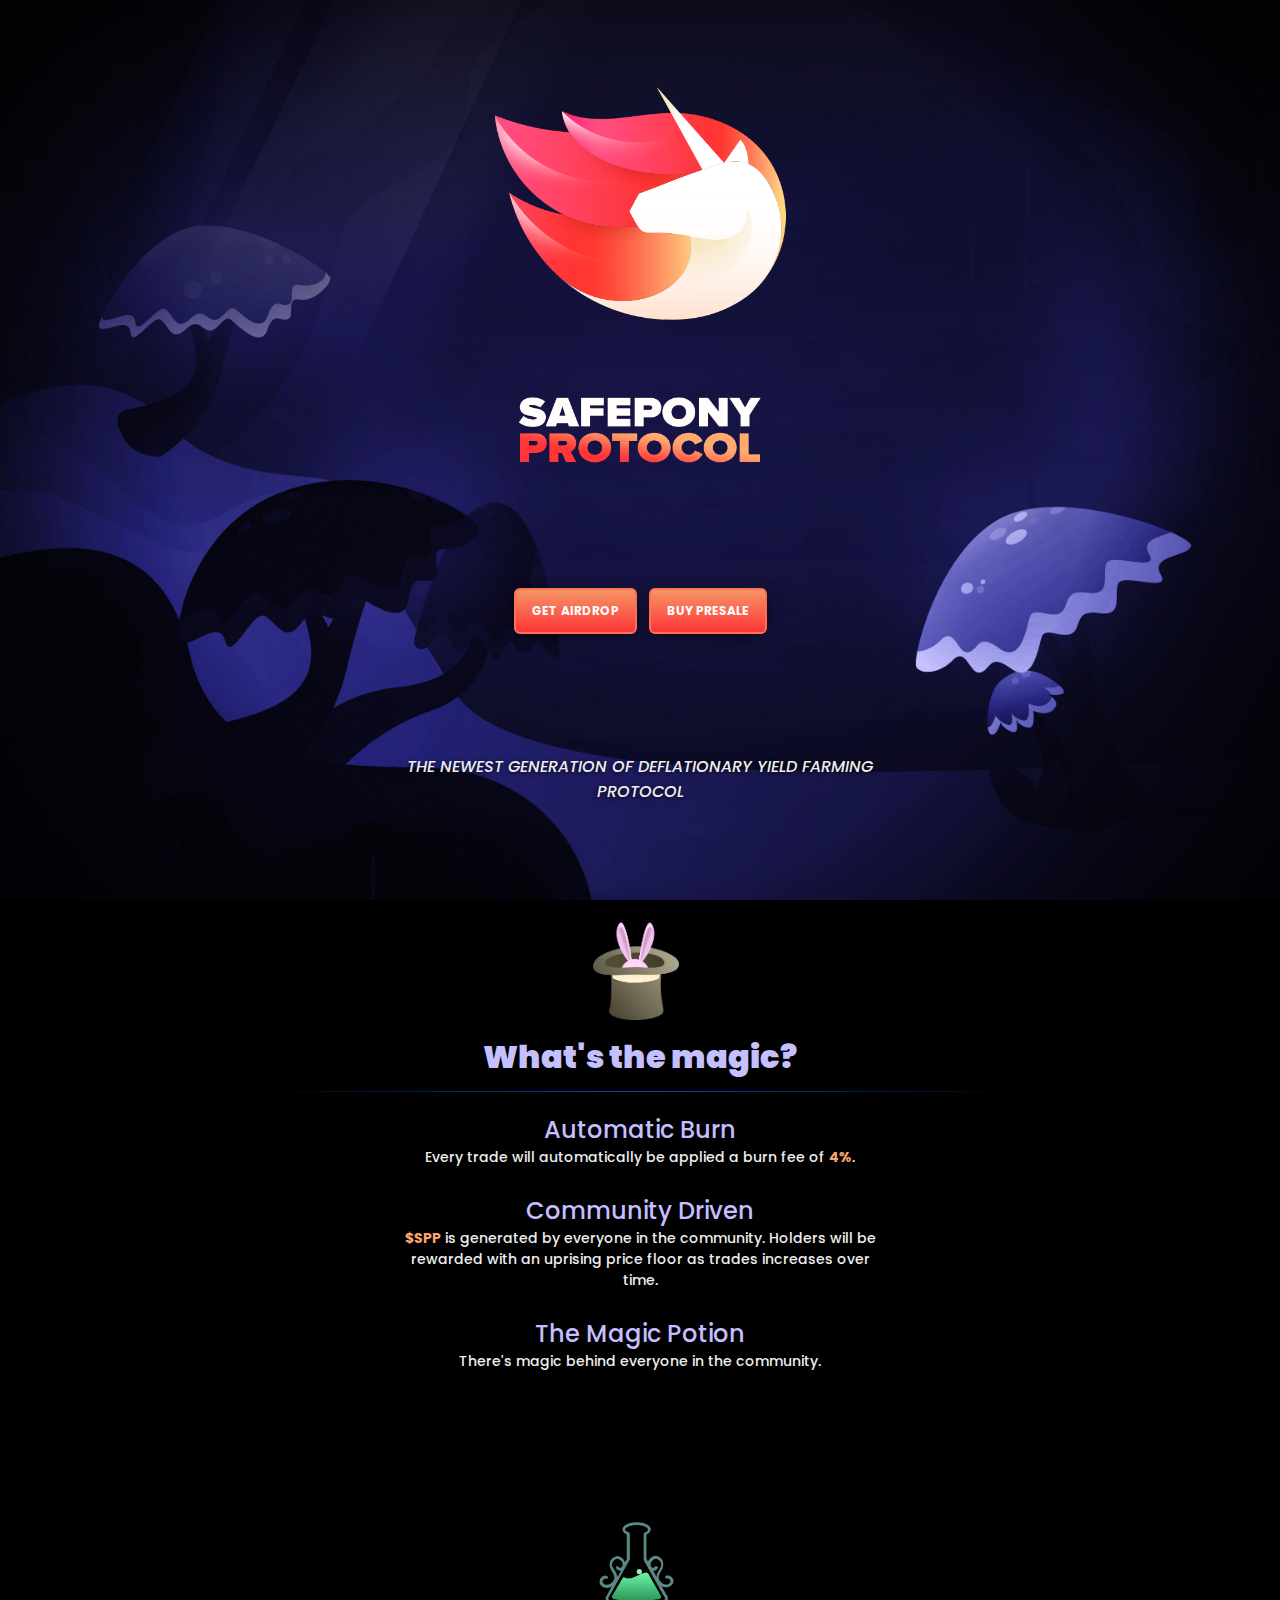
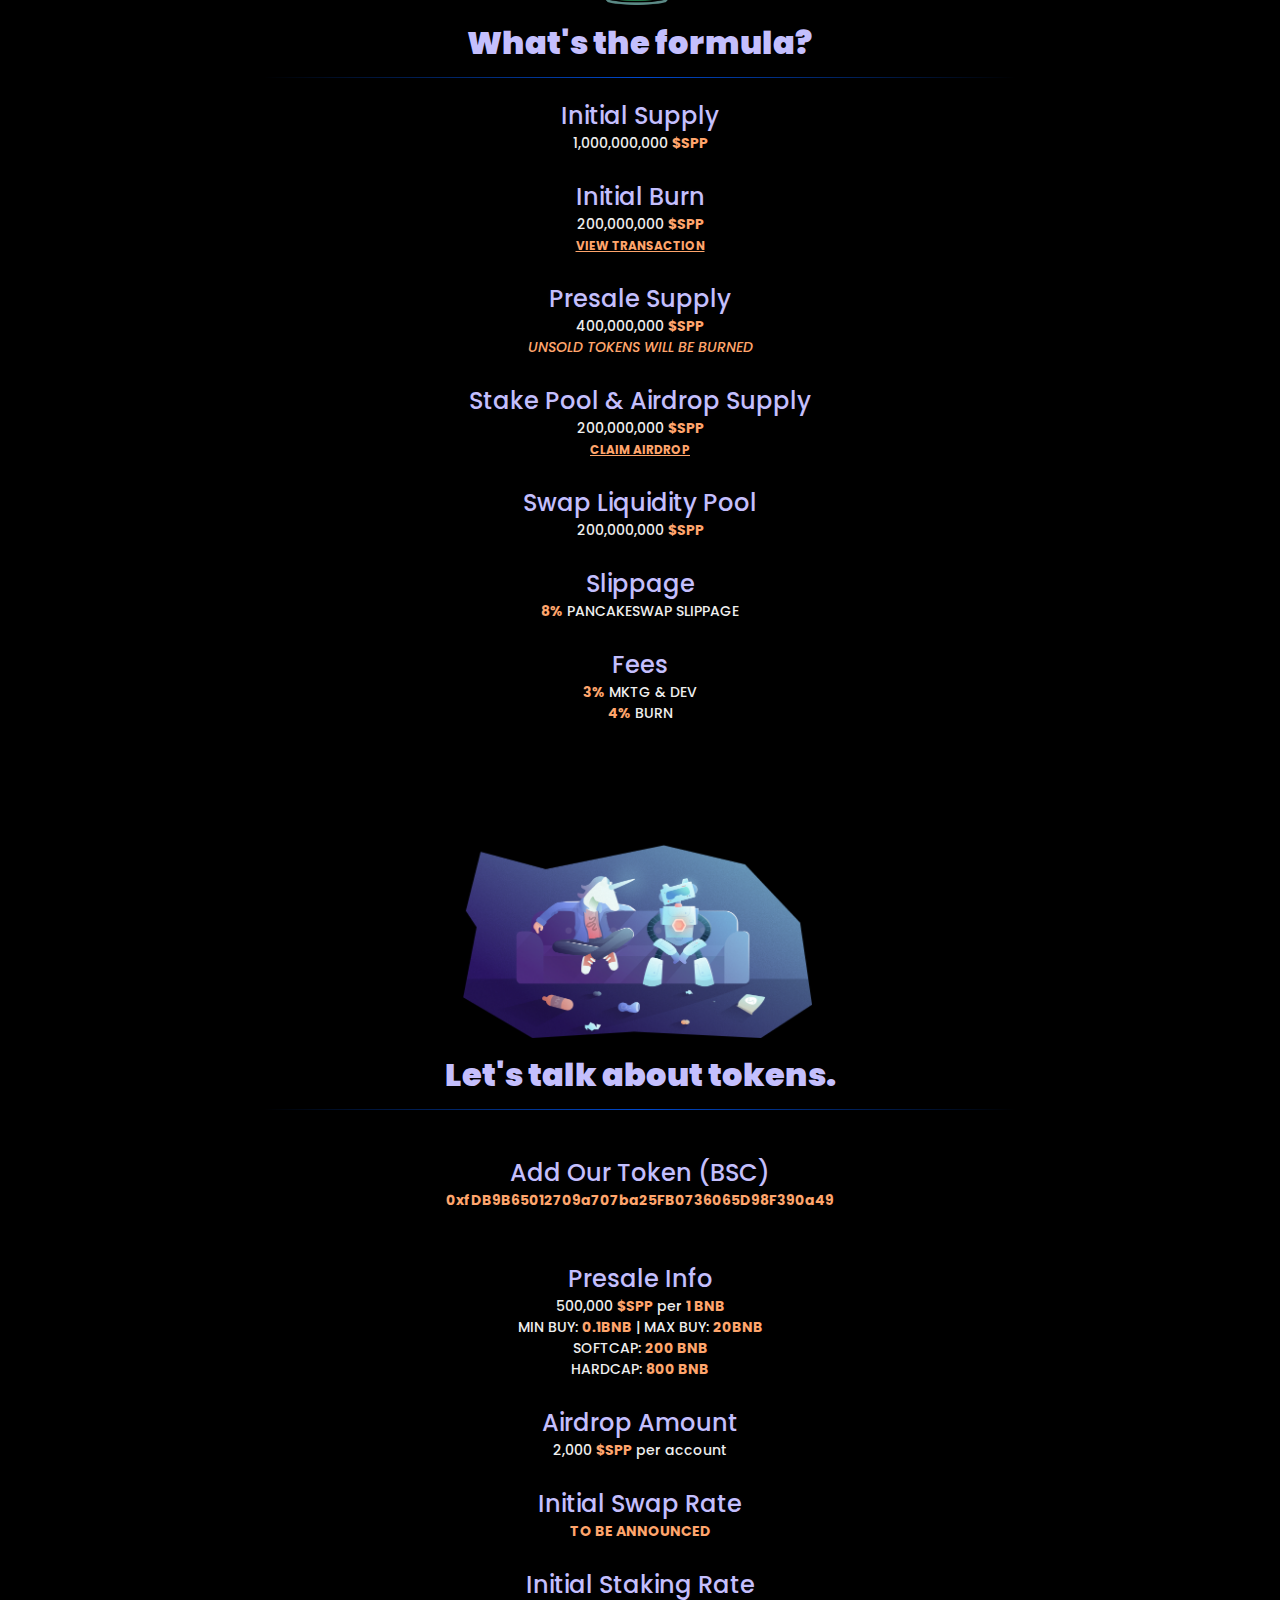
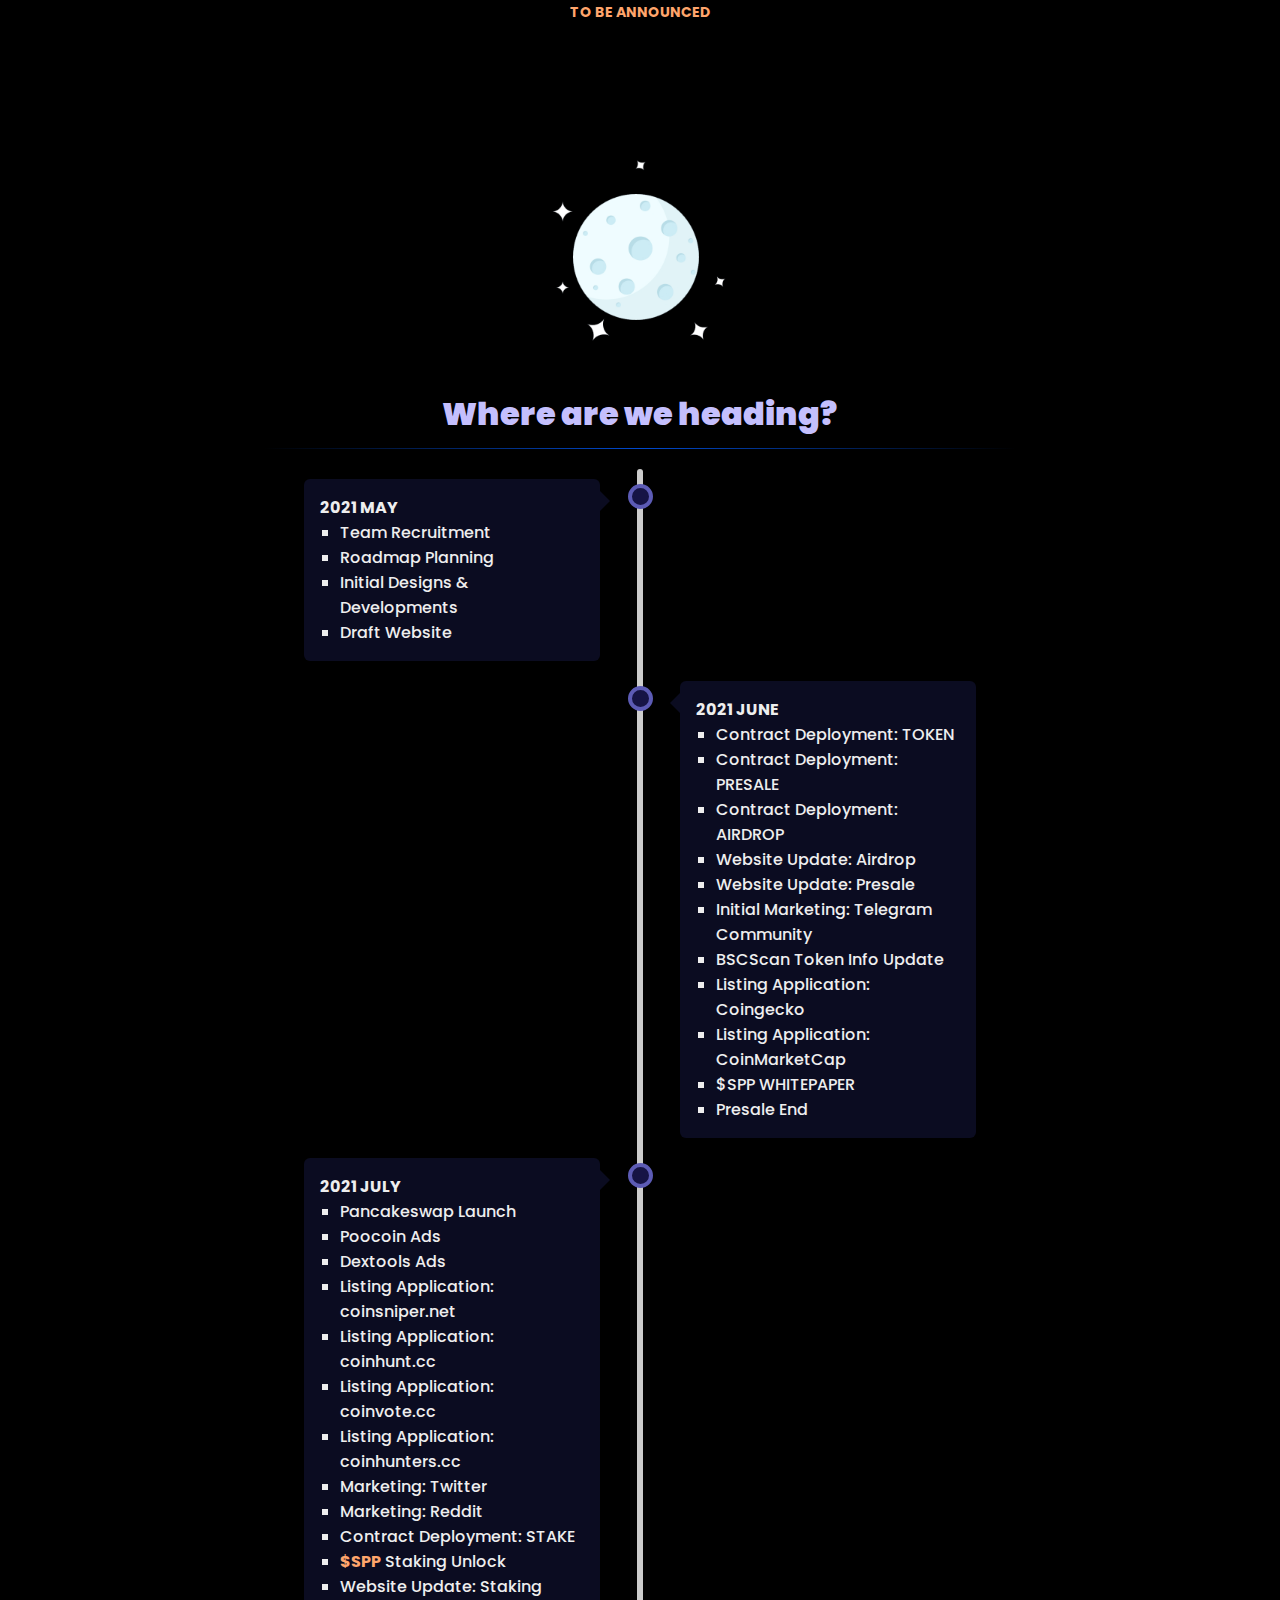
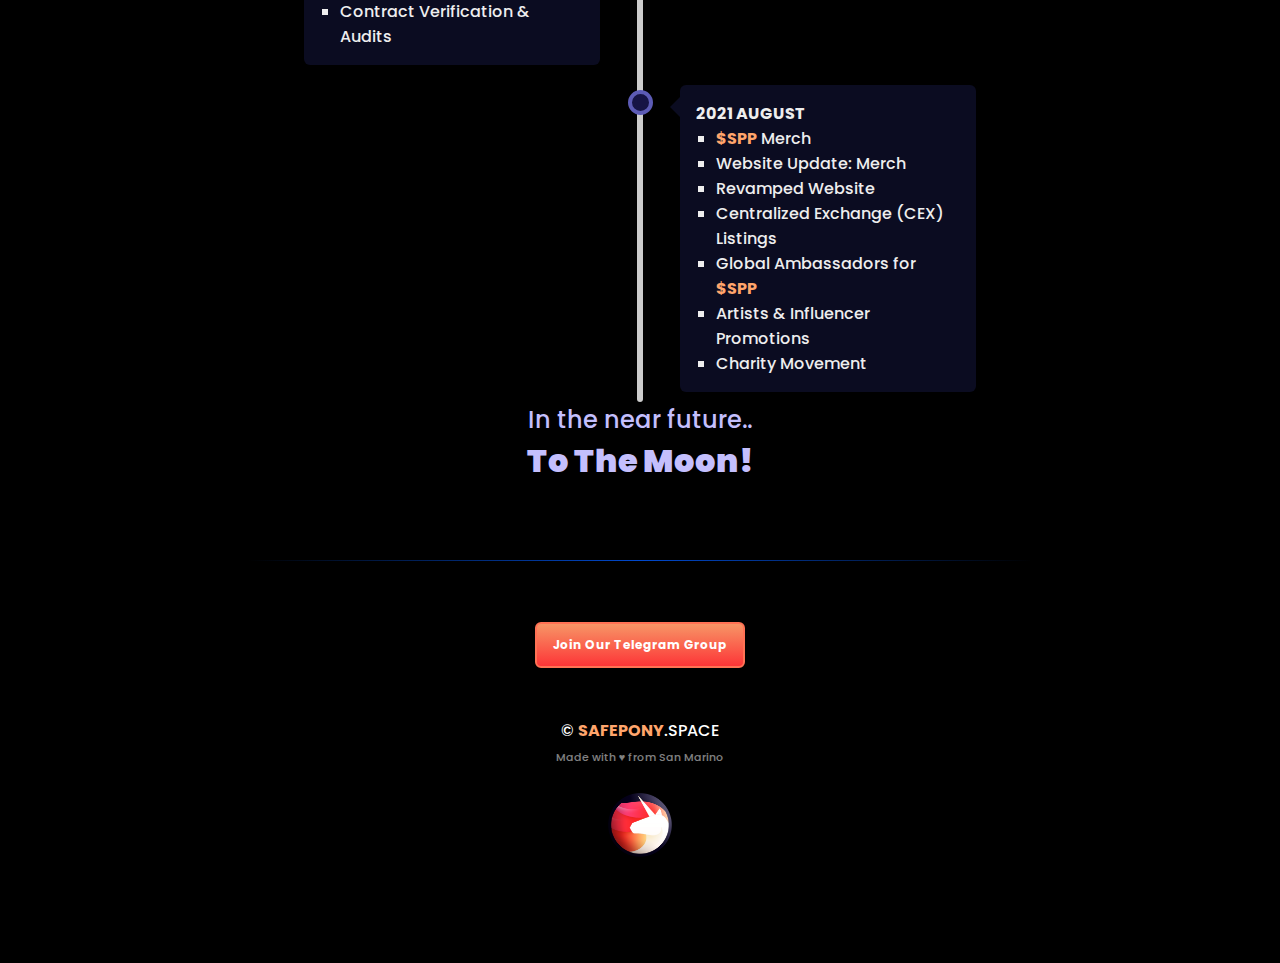
<file: index.html>
<!doctype html>
<html lang="en-us">
<head>
<!-- Global site tag (gtag.js) - Google Analytics -->
<script async src="https://www.googletagmanager.com/gtag/js?id=G-4XTMN7ZCYP"></script>
<script>
  window.dataLayer = window.dataLayer || [];
  function gtag(){dataLayer.push(arguments);}
  gtag('js', new Date());

  gtag('config', 'G-4XTMN7ZCYP');
</script>
<link rel="icon" href="favicon.ico">
<link rel="apple-touch-icon" sizes="180x180" href="apple-touch-icon.png">
<link rel="icon" type="image/png" sizes="32x32" href="favicon-32x32.png">
<link rel="icon" type="image/png" sizes="16x16" href="favicon-16x16.png">
<link rel="manifest" href="site.webmanifest">
<meta charset="utf-8">
<meta name="viewport" content="width=device-width, initial-scale=1.0, maximum-scale=1.0, user-scalable=no">
<meta name="author" content="$SPP">
<meta name="description" content="The newest generation of deflationary yield farming protocol." />
<meta name="twitter:card" value="summary_large_image">
<meta property="og:title" content="The newest generation of deflationary yield farming protocol." />
<meta property="og:type" content="article" />
<meta property="og:url" content="https://safepony.space/" />
<meta property="og:image" content="https://safepony.space/social.png" />
<meta property="og:description" content="The newest generation of deflationary yield farming protocol." />
<title>$SPP</title>
<link rel="stylesheet" href="fonts/import.css">
<link rel="stylesheet" href="css/reset.css">
<link rel="stylesheet" href="css/custom.css?v=1">
</head>
<body>
<div>

    <header id="header">
        <div class="container">
            <img src="images/icon.png">
            <!--a href="#">STAKE</a-->
            <a href="https://safepony.space/presale">PRESALE</a>
            <a href="https://safepony.space/airdrop">AIRDROP</a>
        </div>
    </header>

	<div id="hero" class="container">
		<img src="images/hero.png">
	</div>
	
	<div class="container">
        <div class="sub" style="text-align: center; margin-bottom: 64px">
			<a button href="https://safepony.space/airdrop">GET AIRDROP</a>
			<a button href="https://safepony.space/presale">BUY PRESALE</a>
			<!--a button href="https://stake.safepony.space">STAKE</a>
			<a button disabled href="https://exchange.pancakeswap.finance/#/swap?outputCurrency=0xfDB9B65012709a707ba25FB0736065D98F390a49')">SWAP</a>
        	<!--h5>Set Slippage: 8-10%</h5-->
		</div>
    </div>
	
	<div class="container">
		<div class="sub">
			<h2>The newest generation of deflationary yield farming protocol</h2>
        </div>
    </div>
    <div class="container">
		<div class="sub">
			<h1>
                <img src="images/rabbit.gif" style="height: 160px">
                <br>
                What's the magic?
            </h1>
            <hr>
			<h6>Automatic Burn</h6>
			<h5>Every trade will automatically be applied a burn fee of <b>4%</b>.</h5>
			<br>
			<h6>Community Driven</h6>
			<h5><b>$SPP</b> is generated by everyone in the community. Holders will be rewarded with an uprising price floor as trades increases over time.</h5>
			<br>
			<h6>The Magic Potion</h6>
			<h5>There's magic behind everyone in the community.</h5>
        </div>
    </div>
    <br><br>
    <div class="container">
		<div class="sub">
			<h1>
                <img src="images/potion.gif" style="height: 120px">
                <br>
                What's the formula?
            </h1>
            <hr>
			<h6>Initial Supply</h6>
			<h5>1,000,000,000 <b>$SPP</b></h5>
			<br>
			<h6>Initial Burn</h6>
			<h5>200,000,000 <b>$SPP</b></h5>
            <h5><small><a href="https://bscscan.com/tx/0x508d44ab2a64602ac19b6c0bfe688c7882095e9029e6858333796d5f9e5ab94c">VIEW TRANSACTION</a></small></h5>
			<br>
			<h6>Presale Supply</h6>
			<h5>400,000,000 <b>$SPP</b></h5>
            <h5><b><i>UNSOLD TOKENS WILL BE BURNED</i></b></h5>
			<br>
			<h6>Stake Pool &amp; Airdrop Supply</h6>
			<h5>200,000,000 <b>$SPP</b></h5>
            <h5><small><a href="https://safepony.space/airdrop">CLAIM AIRDROP</a></small></h5>
			<br>
			<h6>Swap Liquidity Pool</h6>
			<h5>200,000,000 <b>$SPP</b></h5>
			<br>
			<h6>Slippage</h6>
			<h5><b>8%</b> PANCAKESWAP SLIPPAGE</h5>
			<br>
			<h6>Fees</h6>
			<h5><b>3%</b> MKTG &amp; DEV</h5>
			<h5><b>4%</b> BURN</h5>
        </div>
    </div>
    <br><br>
    <div class="container">
		<div class="sub">
			<h1>
                <img src="images/crypto.png" style="height: 200px">
                <br>
                Let's talk about tokens.
            </h1>
            <hr>
            <br>
            <h6>Add Our Token (BSC)</h6>
            <h5><b>0xfDB9B65012709a707ba25FB0736065D98F390a49</b></h5>
            <br>
            <br>
            <h6>Presale Info<h6>
            <h5>500,000 <b>$SPP</b> per <b>1 BNB</b></h5>
            <h5>MIN BUY: <b>0.1BNB</b> | MAX BUY: <b>20BNB</b></h5>
            <h5>SOFTCAP: <b>200 BNB</b></h5>
            <h5>HARDCAP: <b>800 BNB</b></h5>
            <br>
            <h6>Airdrop Amount</h6>
            <h5>2,000 <b>$SPP</b> per account</h5>
            <!--h5><small><a href="#">VIEW CONTRACT</a></small></h5-->
            <br>
            <h6>Initial Swap Rate</h6>
            <h5><b>TO BE ANNOUNCED</b></h5>
            <!--h5><small><a href="#">TRADE ON PANCAKESWAP</a></small></h5-->
            <br>
            <h6>Initial Staking Rate</h6>
            <h5><b>TO BE ANNOUNCED</b></h5>
        </div>
    </div>
    <br><br>
    <div class="container">
		<div class="sub">
			<h1>
                <img src="images/moon.png" style="height: 240px">
                <br>
                Where are we heading?
            </h1>
            <hr>
            
            <div class="timeline">
                <div class="tcontainer left">
                    <div class="content">
                        <h3>2021 May</h3>
                        <ul>
                            <li>Team Recruitment</li>
                            <li>Roadmap Planning</li>
                            <li>Initial Designs &amp; Developments</li>
                            <li>Draft Website</li>
                        </ul>
                    </div>
                </div>
                <div class="tcontainer right">
                    <div class="content">
                        <h3>2021 June</h3>
                        <ul>
                            <li>Contract Deployment: TOKEN</li>
                            <li>Contract Deployment: PRESALE</li>
                            <li>Contract Deployment: AIRDROP</li>
                            <li>Website Update: Airdrop</li>
                            <li>Website Update: Presale</li>
                            <li>Initial Marketing: Telegram Community</li>
                            <li>BSCScan Token Info Update</li>
                            <li>Listing Application: Coingecko</li>
                            <li>Listing Application: CoinMarketCap</li>
                            <li>$SPP WHITEPAPER</li>
                            <li>Presale End</li>
                        </ul>
                    </div>
                </div>
                <div class="tcontainer left">
                    <div class="content">
                        <h3>2021 July</h3>
                        <ul>
                            <li>Pancakeswap Launch</li>
                            <li>Poocoin Ads</li>
                            <li>Dextools Ads</li>
                            <li>Listing Application: coinsniper.net</li>
                            <li>Listing Application: coinhunt.cc</li>
                            <li>Listing Application: coinvote.cc</li>
                            <li>Listing Application: coinhunters.cc</li>
                            <li>Marketing: Twitter</li>
                            <li>Marketing: Reddit</li>
                            <li>Contract Deployment: STAKE</li>
                            <li><b>$SPP</b> Staking Unlock</li>
                            <li>Website Update: Staking</li>
                            <li>Contract Verification &amp; Audits</li>
                        </ul>
                    </div>
                </div>
                <div class="tcontainer right">
                    <div class="content">
                        <h3>2021 August</h3>
                        <ul>
                            <li><b>$SPP</b> Merch</li>
                            <li>Website Update: Merch</li>
                            <li>Revamped Website</li>
                            <li>Centralized Exchange (CEX) Listings</li>
                            <li>Global Ambassadors for <b>$SPP</b></li>
                            <li>Artists &amp; Influencer Promotions</li>
                            <li>Charity Movement</li>
                        </ul>
                    </div>
                </div>
            </div>
            
            <h6>In the near future..</h6>
            <h5>
            <h1>To The Moon!<h1>
            
        </div>
    </div>

	<div class="container" style="Box-shadow: none; border: none; background: none; backdrop-filter: none !important; color: #fff; text-align: center">
		<br>
        <hr>
        <br>
        <a href="https://t.me/safeponybsc" button>Join Our Telegram Group</a>
        <br>
        <br>
        <br>
		&copy; <b>SAFEPONY</b>.SPACE
		<br>
		<small style="opacity: 0.5; zoom: 0.8">Made with &hearts; from San Marino</small>
		<br>
		<br>
		<img src="images/icon.png" style="width: 64px">
		<br>
		<br>
		<br>
		<br>
	</div>
	
</div>
<script>
window.onscroll = function() {scrollFunction()};
function scrollFunction() {
    if (document.body.scrollTop > 600 || document.documentElement.scrollTop > 600) {
        document.getElementById("header").classList.add("shown");
    } else {
        document.getElementById("header").classList.remove("shown");
    }
}
</script>
</body>
</html>
</file>
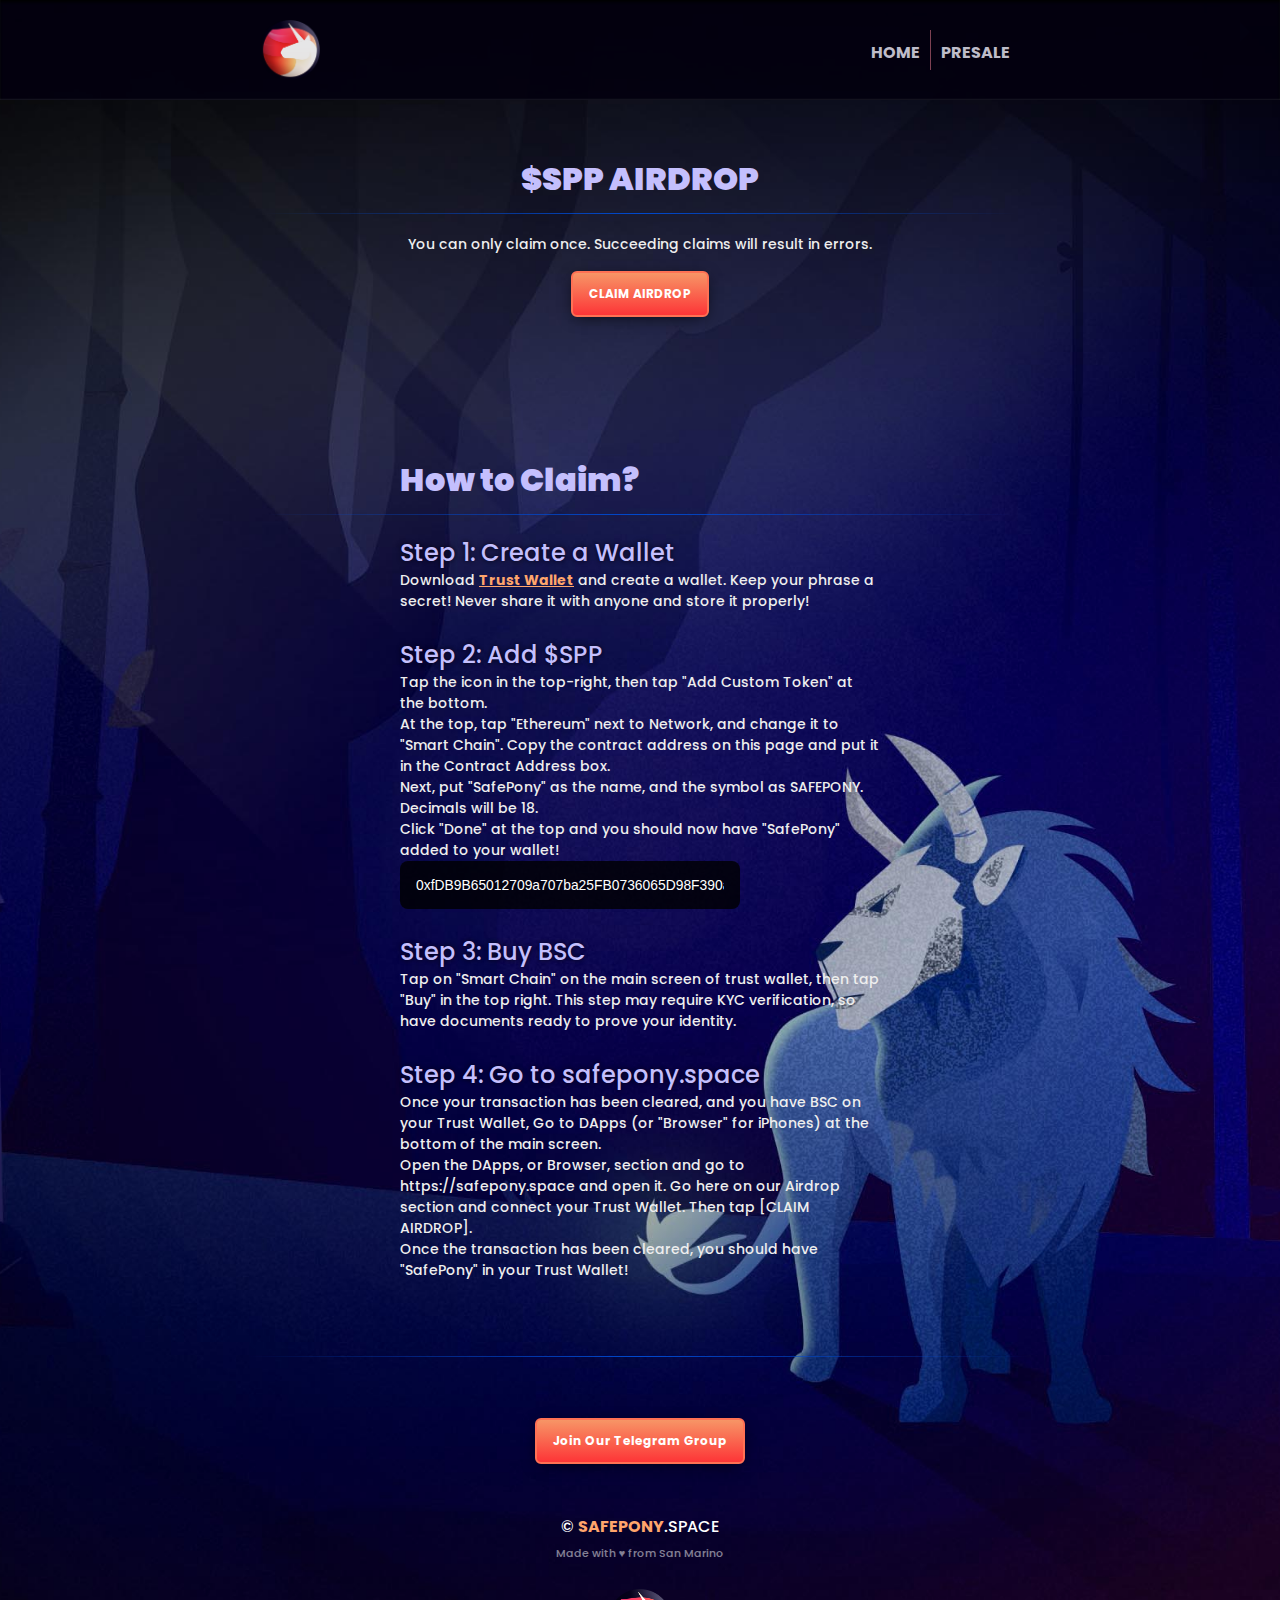
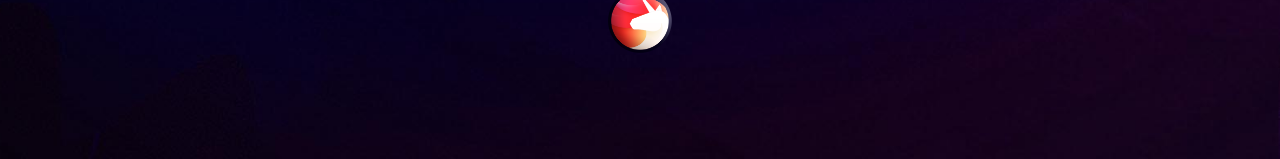
<file: airdrop/index.html>
<!doctype html>
<html lang="en-us">
<head>
<!-- Global site tag (gtag.js) - Google Analytics -->
<script async src="https://www.googletagmanager.com/gtag/js?id=G-4XTMN7ZCYP"></script>
<script>
  window.dataLayer = window.dataLayer || [];
  function gtag(){dataLayer.push(arguments);}
  gtag('js', new Date());

  gtag('config', 'G-4XTMN7ZCYP');
</script>
<base href="../">
<link rel="icon" href="favicon.ico">
<link rel="apple-touch-icon" sizes="180x180" href="apple-touch-icon.png">
<link rel="icon" type="image/png" sizes="32x32" href="favicon-32x32.png">
<link rel="icon" type="image/png" sizes="16x16" href="favicon-16x16.png">
<link rel="manifest" href="site.webmanifest">
<meta charset="utf-8">
<meta name="viewport" content="width=device-width, initial-scale=1.0, maximum-scale=1.0, user-scalable=no">
<meta name="author" content="$SPP AIRDROP">
<meta name="description" content="Claim your free 2,000 $SPP now! The newest generation of deflationary yield farming protocol." />
<meta name="twitter:card" value="summary_large_image">
<meta property="og:title" content="Claim your free 2,000 $SPP now! The newest generation of deflationary yield farming protocol." />
<meta property="og:type" content="article" />
<meta property="og:url" content="https://safepony.space/airdrop" />
<meta property="og:image" content="https://safepony.space/airdrop.png" />
<meta property="og:description" content="Claim your free 2,000 $SPP now! The newest generation of deflationary yield farming protocol." />
<title>$SPP | AIRDROP</title>
<link rel="stylesheet" href="fonts/import.css">
<link rel="stylesheet" href="css/reset.css">
<link rel="stylesheet" href="css/custom.css?v=1">
</head>
<body class="airdrop">
<div>

    <header id="header" class="fixed">
        <div class="container">
            <img src="images/icon.png">
            <a href="https://safepony.space/presale">PRESALE</a>
            <a href="https://safepony.space/">HOME</a>
        </div>
    </header>
	<br><br><br>
    <div class="container">
		<div class="sub">
			<h1>
                <br>
                $SPP AIRDROP
            </h1>
            <hr>
            <h5>You can only claim once. Succeeding claims will result in errors.</h5>
			<h5><button onclick="claimAirdrop()">CLAIM AIRDROP</button></h5>
			<br>
        </div>
    </div>
    <br><br>
    <div class="container">
		<div class="sub left">
			<h1>
                How to Claim?
            </h1>
            <hr>
			<h6>Step 1: Create a Wallet</h6>
			<h5>Download <a href="https://trustwallet.com/">Trust Wallet</a> and create a wallet. Keep your phrase a secret! Never share it with anyone and store it properly!</h5>
			<br>
			<h6>Step 2: Add $SPP</h6>
			<h5>Tap the icon in the top-right, then tap "Add Custom Token" at the bottom.</h5>
            <h5>At the top, tap "Ethereum" next to Network, and change it to "Smart Chain". Copy the contract address on this page and put it in the Contract Address box.</h5>
            <h5>Next, put "SafePony" as the name, and the symbol as SAFEPONY. Decimals will be 18.</h5>
            <h5>Click "Done" at the top and you should now have "SafePony" added to your wallet!</h5>
            <h5><input type="text" value="0xfDB9B65012709a707ba25FB0736065D98F390a49" readonly></h5>
			<br>
			<h6>Step 3: Buy BSC</h6>
			<h5>Tap on "Smart Chain" on the main screen of trust wallet, then tap "Buy" in the top right. This step may require KYC verification, so have documents ready to prove your identity.</h5>
			<br>
			<h6>Step 4: Go to safepony.space</h6>
			<h5>Once your transaction has been cleared, and you have BSC on your Trust Wallet, Go to DApps (or "Browser" for iPhones) at the bottom of the main screen.</h5>
			<h5>Open the DApps, or Browser, section and go to https://safepony.space and open it. Go here on our Airdrop section and  connect your Trust Wallet. Then tap [CLAIM AIRDROP].</h5>
			<!--h5>Open the DApps, or Browser, section and find PancakeSwap and open it. Connect your Trust Wallet in the top-right. Scroll down a little to the "Exchange" box</h5>
			<h5>Click the setting icon at the top-right and set the slippage to 8%.</h5>
			<h5>Once the slippage is set, then click "Select a currency" button and copy the contract address on this page and put it in the "Search name or paste address" box.</h5>
			<h5>Set the BNB amount that you wish to swap for "SafePony", just click Swap and wait patiently for the transaction to clear. </h5-->
			<h5>Once the transaction has been cleared, you should have "SafePony" in your Trust Wallet!</h5>
        </div>
    </div>

	<div class="container" style="Box-shadow: none; border: none; background: none; backdrop-filter: none !important; color: #fff; text-align: center">
		<br>
        <hr>
        <br>
        <a href="https://t.me/safeponybsc" button>Join Our Telegram Group</a>
        <br>
        <br>
        <br>
		&copy; <b>SAFEPONY</b>.SPACE
		<br>
		<small style="opacity: 0.5; zoom: 0.8">Made with &hearts; from San Marino</small>
		<br>
		<br>
		<img src="images/icon.png" style="width: 64px">
		<br>
		<br>
		<br>
		<br>
	</div>
	
</div>
<script src="js/web3.js"></script>
<script src="js/bignumber.js"></script>
<script src="js/airdrop.js?v=3"></script>
</body>
</html>
</file>
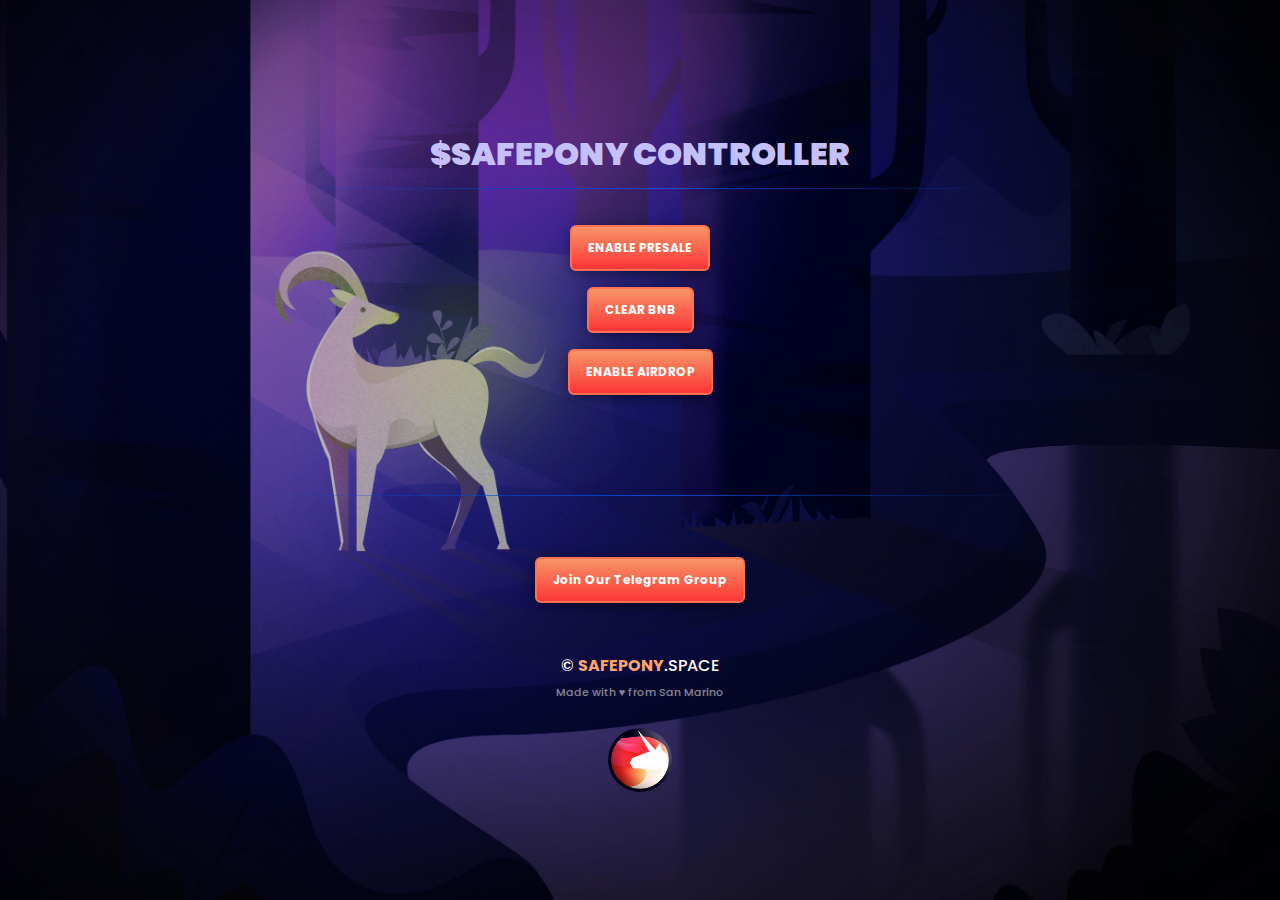
<file: control/index.html>
<!doctype html>
<html lang="en-us">
<head>
<base href="../">
<link rel="icon" href="favicon.ico">
<link rel="apple-touch-icon" sizes="180x180" href="apple-touch-icon.png">
<link rel="icon" type="image/png" sizes="32x32" href="favicon-32x32.png">
<link rel="icon" type="image/png" sizes="16x16" href="favicon-16x16.png">
<link rel="manifest" href="site.webmanifest">
<meta charset="utf-8">
<meta name="viewport" content="width=device-width, initial-scale=1.0, maximum-scale=1.0, user-scalable=no">
<meta name="author" content="$SAFEPONY PRESALE">
<meta name="description" content="Presale ongoing now! The newest generation of deflationary yield farming protocol." />
<meta name="twitter:card" value="summary_large_image">
<meta property="og:title" content="Presale ongoing now! The newest generation of deflationary yield farming protocol." />
<meta property="og:type" content="article" />
<meta property="og:url" content="https://safepony.space/presale" />
<meta property="og:image" content="https://safepony.space/presale.png" />
<meta property="og:description" content="Presale ongoing now! The newest generation of deflationary yield farming protocol." />
<title>$SAFEPONY | ADMIN</title>
<link rel="stylesheet" href="fonts/import.css">
<link rel="stylesheet" href="css/reset.css">
<link rel="stylesheet" href="css/custom.css?v=1">
</head>
<body class="presale">
<div>
	<br><br>
    <div class="container">
		<div class="sub">
			<h1>
                <br>
                $SAFEPONY CONTROLLER
            </h1>
            <hr>
			<h5><button onclick="startPresale()">ENABLE PRESALE</button></h5>
			<h5><button onclick="startPresale()">CLEAR BNB</button></h5>
			<h5><button onclick="startAirdrop()">ENABLE AIRDROP</button></h5>
			<br>
        </div>
    </div>

	<div class="container" style="Box-shadow: none; border: none; background: none; backdrop-filter: none !important; color: #fff; text-align: center">
		<br>
        <hr>
        <br>
        <a href="https://t.me/safeponybsc" button>Join Our Telegram Group</a>
        <br>
        <br>
        <br>
		&copy; <b>SAFEPONY</b>.SPACE
		<br>
		<small style="opacity: 0.5; zoom: 0.8">Made with &hearts; from San Marino</small>
		<br>
		<br>
		<img src="images/icon.png" style="width: 64px">
		<br>
		<br>
		<br>
		<br>
	</div>
	
</div>
<script src="js/jquery.min.js"></script>
<script src="js/web3.js"></script>
<script src="js/bignumber.js"></script>
<script src="js/countdown.js"></script>
<script src="js/controller.js?v=1"></script>
</body>
</html>
</file>
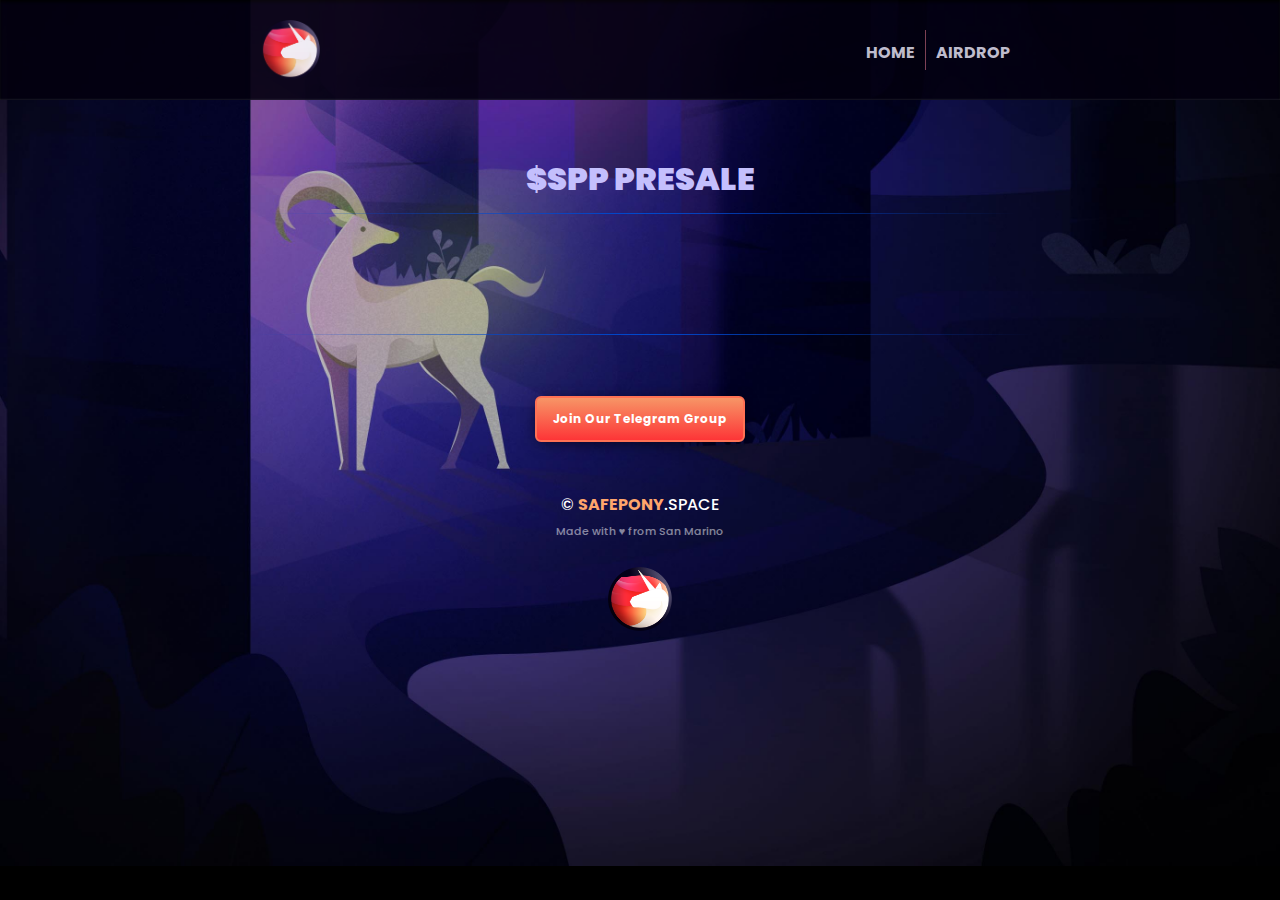
<file: presale/index.html>
<!doctype html>
<html lang="en-us">
<head>
<!-- Global site tag (gtag.js) - Google Analytics -->
<script async src="https://www.googletagmanager.com/gtag/js?id=G-4XTMN7ZCYP"></script>
<script>
  window.dataLayer = window.dataLayer || [];
  function gtag(){dataLayer.push(arguments);}
  gtag('js', new Date());

  gtag('config', 'G-4XTMN7ZCYP');
</script>
<base href="../">
<link rel="icon" href="favicon.ico">
<link rel="apple-touch-icon" sizes="180x180" href="apple-touch-icon.png">
<link rel="icon" type="image/png" sizes="32x32" href="favicon-32x32.png">
<link rel="icon" type="image/png" sizes="16x16" href="favicon-16x16.png">
<link rel="manifest" href="site.webmanifest">
<meta charset="utf-8">
<meta name="viewport" content="width=device-width, initial-scale=1.0, maximum-scale=1.0, user-scalable=no">
<meta name="author" content="$SPP PRESALE">
<meta name="description" content="Presale ongoing now! The newest generation of deflationary yield farming protocol." />
<meta name="twitter:card" value="summary_large_image">
<meta property="og:title" content="Presale ongoing now! The newest generation of deflationary yield farming protocol." />
<meta property="og:type" content="article" />
<meta property="og:url" content="https://safepony.space/presale" />
<meta property="og:image" content="https://safepony.space/presale.png" />
<meta property="og:description" content="Presale ongoing now! The newest generation of deflationary yield farming protocol." />
<title>$SPP | PRESALE</title>
<link rel="stylesheet" href="fonts/import.css">
<link rel="stylesheet" href="css/reset.css">
<link rel="stylesheet" href="css/custom.css?v=1">
</head>
<body class="presale">
<div>

    <header id="header" class="fixed">
        <div class="container">
            <img src="images/icon.png">
            <a href="https://safepony.space/airdrop">AIRDROP</a>
            <a href="https://safepony.space/">HOME</a>
        </div>
    </header>
	<br>
	<br><br>
    <div class="container">
		<div class="sub">
			<h1>
                <br>
                $SPP PRESALE
            </h1>
            <hr>
            <h6 countdown><span id="countdown"></span><br><br></h6>
            <h5 release style="display: none">MINIMUM BUY: <b>0.1 BNB</b></h5>
            <h5 release style="display: none">MAXIMUM BUY: <b>20 BNB</b></h5>
            
            
			<h5 release style="display: none"><input type="number" value="0.1" placeholder="0.1 BNB" id="buyvalue"></h5>
			<h5 release style="display: none"><button onclick="buyPresale()">BUY</button></h5>
			<br>
        </div>
    </div>
    <!--div class="container">
		<div class="sub left">
			<h1>
                How to Buy?
            </h1>
            <hr>
			<h6>Step 1: Create a Wallet</h6>
			<h5>Download <a href="https://trustwallet.com/">Trust Wallet</a> and create a wallet. Keep your phrase a secret! Never share it with anyone and store it properly!</h5>
			<br>
			<h6>Step 2: Add $SPP</h6>
			<h5>Tap the icon in the top-right, then tap "Add Custom Token" at the bottom.</h5>
            <h5>At the top, tap "Ethereum" next to Network, and change it to "Smart Chain". Copy the contract address on this page and put it in the Contract Address box.</h5>
            <h5>Next, put "SafePony" as the name, and the symbol as SAFEPONY. Decimals will be 18.</h5>
            <h5>Click "Done" at the top and you should now have "SafePony" added to your wallet!</h5>
            <h5><input type="text" value="0xfDB9B65012709a707ba25FB0736065D98F390a49"></h5>
			<br>
			<h6>Step 3: Buy BSC</h6>
			<h5>Tap on "Smart Chain" on the main screen of trust wallet, then tap "Buy" in the top right. This step may require KYC verification, so have documents ready to prove your identity.</h5>
			<br>
			<h6>Step 4: Go to safepony.space</h6>
			<h5>Once your transaction has been cleared, and you have BSC on your Trust Wallet, Go to DApps (or "Browser" for iPhones) at the bottom of the main screen.</h5>
			<h5>Open the DApps, or Browser, section and go to https://safepony.space and open it. Go here on our Presale section and  connect your Trust Wallet. Input your BNB amount and then tap [BUY].</h5>
			<!--h5>Open the DApps, or Browser, section and find PancakeSwap and open it. Connect your Trust Wallet in the top-right. Scroll down a little to the "Exchange" box</h5>
			<h5>Click the setting icon at the top-right and set the slippage to 8%.</h5>
			<h5>Once the slippage is set, then click "Select a currency" button and copy the contract address on this page and put it in the "Search name or paste address" box.</h5>
			<h5>Set the BNB amount that you wish to swap for "SafePony", just click Swap and wait patiently for the transaction to clear. </h5>
			<h5>Once the transaction has been cleared, you should have "SafePony" in your Trust Wallet!</h5>
        </div>
    </div-->

	<div class="container" style="Box-shadow: none; border: none; background: none; backdrop-filter: none !important; color: #fff; text-align: center">
		<br>
        <hr>
        <br>
        <a href="https://t.me/safeponybsc" button>Join Our Telegram Group</a>
        <br>
        <br>
        <br>
		&copy; <b>SAFEPONY</b>.SPACE
		<br>
		<small style="opacity: 0.5; zoom: 0.8">Made with &hearts; from San Marino</small>
		<br>
		<br>
		<img src="images/icon.png" style="width: 64px">
		<br>
		<br>
		<br>
		<br>
	</div>
	
</div>
<script src="js/jquery.min.js"></script>
<script src="js/web3.js"></script>
<script src="js/bignumber.js"></script>
<script src="js/countdown.js"></script>
<script src="js/presale.js?v=4"></script>
</body>
</html>
</file>
<file: fonts/import.css>
/* devanagari */
@font-face {
  font-family: 'Default';
  font-style: italic;
  font-weight: 500;
  font-display: swap;
  src: local('Poppins Medium Italic'), local('Poppins-MediumItalic'), url(pxiDyp8kv8JHgFVrJJLmg1hVFteOcEg.woff2) format('woff2');
  unicode-range: U+0900-097F, U+1CD0-1CF6, U+1CF8-1CF9, U+200C-200D, U+20A8, U+20B9, U+25CC, U+A830-A839, U+A8E0-A8FB;
}
/* latin-ext */
@font-face {
  font-family: 'Default';
  font-style: italic;
  font-weight: 500;
  font-display: swap;
  src: local('Poppins Medium Italic'), local('Poppins-MediumItalic'), url(pxiDyp8kv8JHgFVrJJLmg1hVGdeOcEg.woff2) format('woff2');
  unicode-range: U+0100-024F, U+0259, U+1E00-1EFF, U+2020, U+20A0-20AB, U+20AD-20CF, U+2113, U+2C60-2C7F, U+A720-A7FF;
}
/* latin */
@font-face {
  font-family: 'Default';
  font-style: italic;
  font-weight: 500;
  font-display: swap;
  src: local('Poppins Medium Italic'), local('Poppins-MediumItalic'), url(pxiDyp8kv8JHgFVrJJLmg1hVF9eO.woff2) format('woff2');
  unicode-range: U+0000-00FF, U+0131, U+0152-0153, U+02BB-02BC, U+02C6, U+02DA, U+02DC, U+2000-206F, U+2074, U+20AC, U+2122, U+2191, U+2193, U+2212, U+2215, U+FEFF, U+FFFD;
}
/* devanagari */
@font-face {
  font-family: 'Default';
  font-style: italic;
  font-weight: 700;
  font-display: swap;
  src: local('Poppins Bold Italic'), local('Poppins-BoldItalic'), url(pxiDyp8kv8JHgFVrJJLmy15VFteOcEg.woff2) format('woff2');
  unicode-range: U+0900-097F, U+1CD0-1CF6, U+1CF8-1CF9, U+200C-200D, U+20A8, U+20B9, U+25CC, U+A830-A839, U+A8E0-A8FB;
}
/* latin-ext */
@font-face {
  font-family: 'Default';
  font-style: italic;
  font-weight: 700;
  font-display: swap;
  src: local('Poppins Bold Italic'), local('Poppins-BoldItalic'), url(pxiDyp8kv8JHgFVrJJLmy15VGdeOcEg.woff2) format('woff2');
  unicode-range: U+0100-024F, U+0259, U+1E00-1EFF, U+2020, U+20A0-20AB, U+20AD-20CF, U+2113, U+2C60-2C7F, U+A720-A7FF;
}
/* latin */
@font-face {
  font-family: 'Default';
  font-style: italic;
  font-weight: 700;
  font-display: swap;
  src: local('Poppins Bold Italic'), local('Poppins-BoldItalic'), url(pxiDyp8kv8JHgFVrJJLmy15VF9eO.woff2) format('woff2');
  unicode-range: U+0000-00FF, U+0131, U+0152-0153, U+02BB-02BC, U+02C6, U+02DA, U+02DC, U+2000-206F, U+2074, U+20AC, U+2122, U+2191, U+2193, U+2212, U+2215, U+FEFF, U+FFFD;
}
/* devanagari */
@font-face {
  font-family: 'Default';
  font-style: italic;
  font-weight: 900;
  font-display: swap;
  src: local('Poppins Black Italic'), local('Poppins-BlackItalic'), url(pxiDyp8kv8JHgFVrJJLm81xVFteOcEg.woff2) format('woff2');
  unicode-range: U+0900-097F, U+1CD0-1CF6, U+1CF8-1CF9, U+200C-200D, U+20A8, U+20B9, U+25CC, U+A830-A839, U+A8E0-A8FB;
}
/* latin-ext */
@font-face {
  font-family: 'Default';
  font-style: italic;
  font-weight: 900;
  font-display: swap;
  src: local('Poppins Black Italic'), local('Poppins-BlackItalic'), url(pxiDyp8kv8JHgFVrJJLm81xVGdeOcEg.woff2) format('woff2');
  unicode-range: U+0100-024F, U+0259, U+1E00-1EFF, U+2020, U+20A0-20AB, U+20AD-20CF, U+2113, U+2C60-2C7F, U+A720-A7FF;
}
/* latin */
@font-face {
  font-family: 'Default';
  font-style: italic;
  font-weight: 900;
  font-display: swap;
  src: local('Poppins Black Italic'), local('Poppins-BlackItalic'), url(pxiDyp8kv8JHgFVrJJLm81xVF9eO.woff2) format('woff2');
  unicode-range: U+0000-00FF, U+0131, U+0152-0153, U+02BB-02BC, U+02C6, U+02DA, U+02DC, U+2000-206F, U+2074, U+20AC, U+2122, U+2191, U+2193, U+2212, U+2215, U+FEFF, U+FFFD;
}
/* devanagari */
@font-face {
  font-family: 'Default';
  font-style: normal;
  font-weight: 500;
  font-display: swap;
  src: local('Poppins Medium'), local('Poppins-Medium'), url(pxiByp8kv8JHgFVrLGT9Z11lFc-K.woff2) format('woff2');
  unicode-range: U+0900-097F, U+1CD0-1CF6, U+1CF8-1CF9, U+200C-200D, U+20A8, U+20B9, U+25CC, U+A830-A839, U+A8E0-A8FB;
}
/* latin-ext */
@font-face {
  font-family: 'Default';
  font-style: normal;
  font-weight: 500;
  font-display: swap;
  src: local('Poppins Medium'), local('Poppins-Medium'), url(pxiByp8kv8JHgFVrLGT9Z1JlFc-K.woff2) format('woff2');
  unicode-range: U+0100-024F, U+0259, U+1E00-1EFF, U+2020, U+20A0-20AB, U+20AD-20CF, U+2113, U+2C60-2C7F, U+A720-A7FF;
}
/* latin */
@font-face {
  font-family: 'Default';
  font-style: normal;
  font-weight: 500;
  font-display: swap;
  src: local('Poppins Medium'), local('Poppins-Medium'), url(pxiByp8kv8JHgFVrLGT9Z1xlFQ.woff2) format('woff2');
  unicode-range: U+0000-00FF, U+0131, U+0152-0153, U+02BB-02BC, U+02C6, U+02DA, U+02DC, U+2000-206F, U+2074, U+20AC, U+2122, U+2191, U+2193, U+2212, U+2215, U+FEFF, U+FFFD;
}
/* devanagari */
@font-face {
  font-family: 'Default';
  font-style: normal;
  font-weight: 700;
  font-display: swap;
  src: local('Poppins Bold'), local('Poppins-Bold'), url(pxiByp8kv8JHgFVrLCz7Z11lFc-K.woff2) format('woff2');
  unicode-range: U+0900-097F, U+1CD0-1CF6, U+1CF8-1CF9, U+200C-200D, U+20A8, U+20B9, U+25CC, U+A830-A839, U+A8E0-A8FB;
}
/* latin-ext */
@font-face {
  font-family: 'Default';
  font-style: normal;
  font-weight: 700;
  font-display: swap;
  src: local('Poppins Bold'), local('Poppins-Bold'), url(pxiByp8kv8JHgFVrLCz7Z1JlFc-K.woff2) format('woff2');
  unicode-range: U+0100-024F, U+0259, U+1E00-1EFF, U+2020, U+20A0-20AB, U+20AD-20CF, U+2113, U+2C60-2C7F, U+A720-A7FF;
}
/* latin */
@font-face {
  font-family: 'Default';
  font-style: normal;
  font-weight: 700;
  font-display: swap;
  src: local('Poppins Bold'), local('Poppins-Bold'), url(pxiByp8kv8JHgFVrLCz7Z1xlFQ.woff2) format('woff2');
  unicode-range: U+0000-00FF, U+0131, U+0152-0153, U+02BB-02BC, U+02C6, U+02DA, U+02DC, U+2000-206F, U+2074, U+20AC, U+2122, U+2191, U+2193, U+2212, U+2215, U+FEFF, U+FFFD;
}
/* devanagari */
@font-face {
  font-family: 'Default';
  font-style: normal;
  font-weight: 900;
  font-display: swap;
  src: local('Poppins Black'), local('Poppins-Black'), url(pxiByp8kv8JHgFVrLBT5Z11lFc-K.woff2) format('woff2');
  unicode-range: U+0900-097F, U+1CD0-1CF6, U+1CF8-1CF9, U+200C-200D, U+20A8, U+20B9, U+25CC, U+A830-A839, U+A8E0-A8FB;
}
/* latin-ext */
@font-face {
  font-family: 'Default';
  font-style: normal;
  font-weight: 900;
  font-display: swap;
  src: local('Poppins Black'), local('Poppins-Black'), url(pxiByp8kv8JHgFVrLBT5Z1JlFc-K.woff2) format('woff2');
  unicode-range: U+0100-024F, U+0259, U+1E00-1EFF, U+2020, U+20A0-20AB, U+20AD-20CF, U+2113, U+2C60-2C7F, U+A720-A7FF;
}
/* latin */
@font-face {
  font-family: 'Default';
  font-style: normal;
  font-weight: 900;
  font-display: swap;
  src: local('Poppins Black'), local('Poppins-Black'), url(pxiByp8kv8JHgFVrLBT5Z1xlFQ.woff2) format('woff2');
  unicode-range: U+0000-00FF, U+0131, U+0152-0153, U+02BB-02BC, U+02C6, U+02DA, U+02DC, U+2000-206F, U+2074, U+20AC, U+2122, U+2191, U+2193, U+2212, U+2215, U+FEFF, U+FFFD;
}

* { font-family: "Default"; }
</file>
<file: css/custom.css>
[monospace] {
	font-family: monospace !important;
}

[bold] {
	font-weight: 700;
}

h1, h2, h3, h4, h5, h6 {
	word-wrap: break-word;
    text-align: center;
    max-width: 480px;
    margin-left: auto;
    margin-right: auto;
}

h1 {
	color: #c4bffd;
	font-size: 32px;
	font-weight: 900;
}

h2 {
    font-style: oblique;
    text-transform: uppercase;
    text-shadow: -1px 1px 4px #000c;
}

h3 {
    font-weight: 700;
    text-transform: uppercase;
    text-align: left;
}

h1 > img {
	margin-left: -8px;
}

h4 {
	opacity: .7;
	font-size: 16px;
	font-weight: 700;
}

p, h5 {
    font-weight: 300;
	font-size: 14px;
}

h6 {
	color: #c4bffd;
	font-size: 24px;
	font-weight: 300;
    text-shadow: 0px 0px 5px #06040f;
}

li {
    list-style-type: square;
    margin-left: 20px;
}

hr {
    border: 0;
    height: 1px;
    background-image: -webkit-linear-gradient(left, #f0f0f000, #0049ce, #f0f0f000);
    background-image: -moz-linear-gradient(left, #f0f0f000, #0049ce, #f0f0f000);
    background-image: -ms-linear-gradient(left, #f0f0f000, #0049ce, #f0f0f000);
    background-image: -o-linear-gradient(left, #f0f0f000, #0049ce, #f0f0f000);
    margin: 10px 0px 20px 0px !important;
}

body {
	background: #000;
	background-image: url(../images/mushrooms.jpg?v=2);
	background-attachment: fixed;
	background-size: cover;
	background-position: center;
	background-repeat: no-repeat;
}

body.airdrop {
	background-image: url(../images/bamboo.jpg?v=2);
	background-attachment: scroll;
}

body.presale {
	background-image: url(../images/narnia.jpg?v=2);
	background-attachment: scroll;
}

body { padding: 0px 16px 8px 16px; }

b { font-weight: 700; color: #ffa56c !important; }
a { font-weight: 700; color: #ffa56c !important; }

.container:not(:first-child) { 
	margin-top: 32px;
}
.container:not(#hero) {
	width: 100%;
	max-width: 800px;
	min-width: 260px;
	border-radius: 0px;
	padding: 8px;
	margin: 8px auto;
	/*box-shadow: 0px 5px 25px -10px #000;
	background: #000c;
	backdrop-filter: blur(25px) saturate(160%) contrast(45%);*/
}

	.container .sub {
		border-radius: 0px;
		padding: 16px;
	}
	
	.container .sub:not(:first-child) {
		margin-top: 8px;
	}
    
    .sub.left > * {
        text-align: left !important;
    }

#hero { box-shadow: none; }

#hero img { max-width: 300px; margin: 64px auto; display: block; }

[highlight] { color: red !important; }

header {
    left: 0px;
    background: #03000f;
    height: 100px;
    display: block;
    width: 100%;
    z-index: 100;
}

header.fixed {
    opacity: 0.9;
    position: absolute;
    top: 0px;
    box-shadow: inset 0px -1px 3px -2px #fff8, inset 0px 2px 3px #000;
}

header:not(.fixed) {
    position: fixed;
    top: -120px;
    opacity: 0;
    box-shadow: 0px 2px 8px #000c, inset 0px -1px 3px -2px #fff8, inset 0px 2px 3px #000;
    transition: top 0.5s, opacity 1s;
}
header.shown:not(.fixed) {
    opacity: 1;
    top: 0px !important;
}

header div {
    margin-top: 0 !important;
    margin-bottom: 0 !important;
    padding: 20px 20px !important;
}

header div > img {
    height: 60px;
}

header div > a {
    display: inline-block;
    height: 40px;
    padding: 10px 10px;
    background: #03000f;
    float: right;
    margin-top: 10px;
    border-left: thin solid #8b485a;
    color: #d3d0de !important;
    text-decoration: none !important;
    transition: text-shadow 0.2s;
}

header div > a:hover {
    text-shadow: 0px 0px 5px #fffa;
}

header div > a:last-child {
    border-left: none;
}

input {
    background: #000c;
    padding: 16px;
    border: none;
    border-radius: 8px;
    color: #fff;
    width: 100%;
    max-width: 340px;
    text-align: center;
}

input[type="number"] {
	background: transparent;
	padding: 16px;
	border: none;
	border-bottom: 2px solid #ccc;
	font-size: 32px;
	width: 100%;
	color: #fff;
	font-weight: 900;
	transition: border-color 1s;
	background-image: url("../images/bnb.png");
	background-size: 48px 48px;
	background-position: right center;
	background-repeat: no-repeat;
}

input[type="number"]:focus {
	border-color: red;
	outline: none;
}

input::-webkit-outer-spin-button,
input::-webkit-inner-spin-button {
  -webkit-appearance: none;
  margin: 0;
}

button, [button] {
	margin-top: 16px;
	border-radius: 6px;
	border: 2px solid #ff7154;
	background: linear-gradient(0deg, #fd3537, #f79566);
	color: #fff !important;
	width: auto;
	padding: 12px 16px;
	font-size: 12px;
	font-weight: 700;
	outline: none;
	transition: opacity 0.2s;
	cursor: pointer !important;
	margin-left: 4px;
	margin-right: 4px;
	display: inline-block;
	text-decoration: none;
    box-shadow: 0px 3px 16px -4px #000c;
}

button:hover, [button]:hover { opacity: .8 }

td > button {
	font-size: 12px !important;
	padding: 8px 4px !important;
	margin: 0 !important;
	border-radius: 4px !important;
}

table {
	font-size: 12px;
	margin-top: 8px;
	margin-bottom: 8px;
	border: 1px solid #000;
	border-radius: 0;
}
table thead th:first-child {
	border-top-left-radius: 0;
}
table thead th:last-child {
	border-top-right-radius: 0;
}
table tr:last-child td:first-child {
	border-bottom-left-radius: 0;
}
table tr:last-child td:last-child {
	border-bottom-right-radius: 0;
}
table, table > *, table > * > * {
	width: 100%;
}
th { height: 30px; background-color: #111; font-size: 11px}
td { height: 28px; border: 1px solid #000; text-align: center; padding: 8px; vertical-align: middle }

/* The actual timeline (the vertical ruler) */
.timeline {
  position: relative;
  max-width: 1200px;
  margin: 0 auto;
}

/* The actual timeline (the vertical ruler) */
.timeline::after {
  content: '';
  position: absolute;
  width: 6px;
  background-color: #fffc;
  top: 0;
  bottom: 0;
  left: 50%;
  margin-left: -3px;
  border-radius: 8px;
}

/* Container around content */
.tcontainer {
  padding: 10px 40px;
  position: relative;
  background-color: inherit;
  width: 50%;
}

/* The circles on the timeline */
.tcontainer::after {
  content: '';
  position: absolute;
  width: 25px;
  height: 25px;
  right: -13px;
  background-color: #161445;
  border: 4px solid #5c5bb5;
  top: 15px;
  border-radius: 50%;
  z-index: 1;
}

/* Place the container to the left */
.left {
  left: 0;
}

/* Place the container to the right */
.right {
  left: 50%;
}

/* Add arrows to the left container (pointing right) */
.left::before {
  content: " ";
  height: 0;
  position: absolute;
  top: 22px;
  width: 0;
  z-index: 1;
  right: 30px;
  border: medium solid #0b0c21;
  border-width: 10px 0 10px 10px;
  border-color: transparent transparent transparent #0b0c21;
}

/* Add arrows to the right container (pointing left) */
.right::before {
  content: " ";
  height: 0;
  position: absolute;
  top: 22px;
  width: 0;
  z-index: 1;
  left: 30px;
  border: medium solid #0b0c21;
  border-width: 10px 10px 10px 0;
  border-color: transparent #0b0c21 transparent transparent;
}

/* Fix the circle for containers on the right side */
.right::after {
  left: -12px;
}

/* The actual content */
.content {
  padding: 16px;
  background-color: #0b0c21;
  position: relative;
  border-radius: 6px;
}

/* Media queries - Responsive timeline on screens less than 600px wide */
@media screen and (max-width: 600px) {
/* Place the timelime to the left */
  .timeline::after {
    left: 28px;
  }

/* Full-width containers */
  .tcontainer {
    width: 100%;
    padding-left: 70px;
    padding-right: 25px;
  }

/* Make sure that all arrows are pointing leftwards */
  .tcontainer::before {
    left: 60px;
    border: medium solid #0b0c21;
    border-width: 10px 10px 10px 0;
    border-color: transparent #0b0c21 transparent transparent;
  }

/* Make sure all circles are at the same spot */
  .left::after, .right::after {
    left: 15px;
  }

/* Make all right containers behave like the left ones */
  .right {
    left: 0%;
  }
}
</file>
